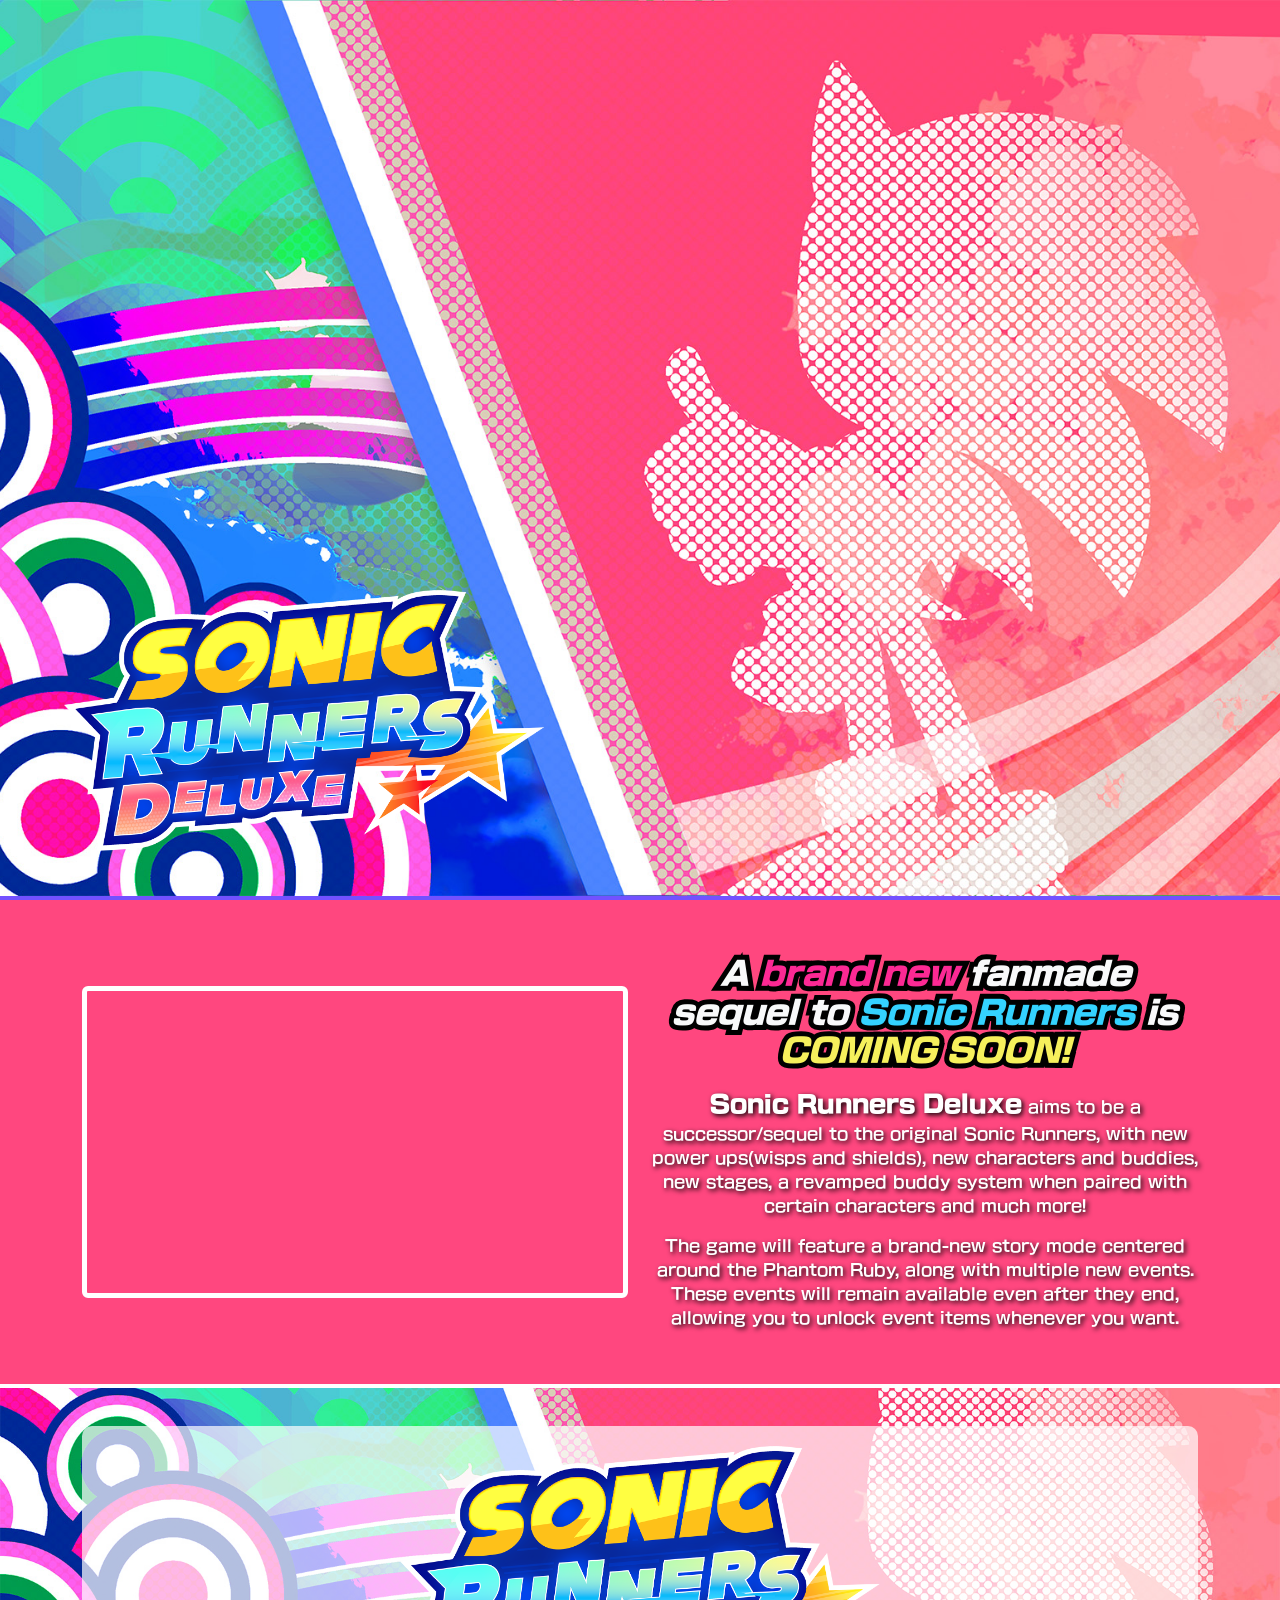
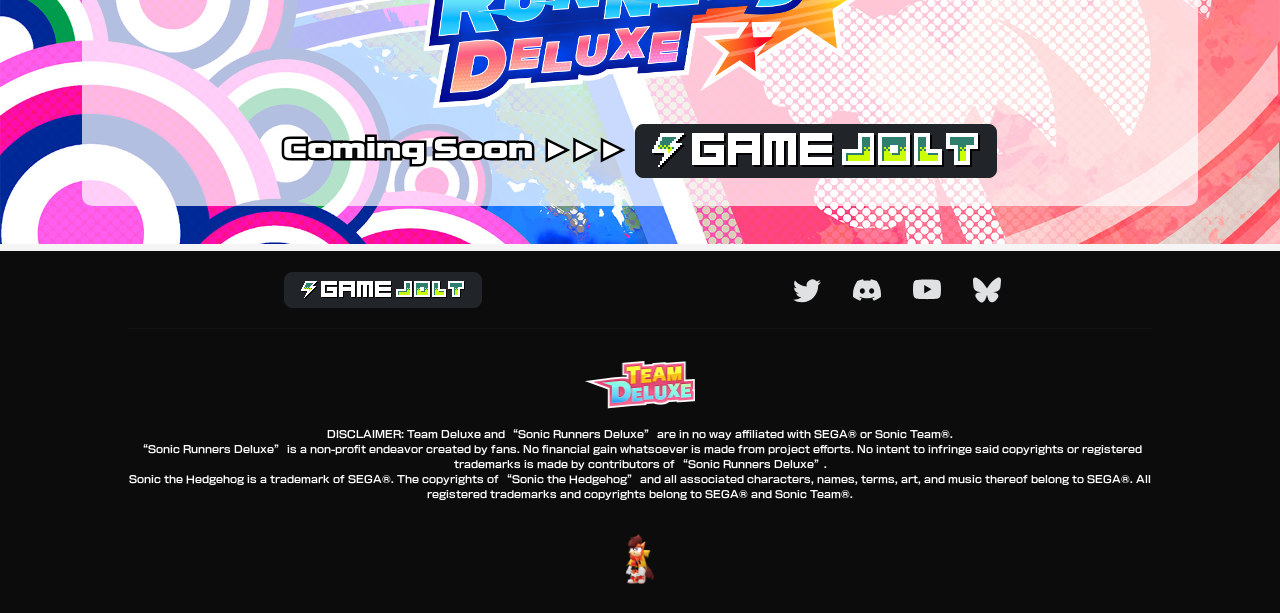
<file: index.html>
<!DOCTYPE html>
<html lang="en">

<head>
  <meta charset="UTF-8">
  <meta name="viewport" content="width=device-width, initial-scale=1.0">
  <title>Sonic Runners Deluxe</title>
  <meta name="Keywords"
    content="Sonic, Sonic the Hedgehog, Sonic Runners, Sonic Runners Deluxe, Sonic Runners DX, SonicRunnersDX, Sonic Fan Game" />

  <meta property="og:site_name" content="Sonic Runners Deluxe" />
  <meta property="og:title" content="Sonic Runners Deluxe | Official Website" />
  <meta property="og:type" content="website" />
  <meta property="og:url" content="https://sonicrunnersdx.gamejolt.io/" />
  <meta property=og:image
    content="https://sonicrunnersdx.gamejolt.io/media/SonicRunnerSecretQuestionMarkBannerGJTemp.jpg" />
  <meta name="twitter:card" content="summary_large_image" />

  <link rel="icon" href="media/fav_icon.webp">

  <link rel="stylesheet" href="css/index_style.css" type="text/css">
</head>

<body>
  <!--Hero Section Starts-->
  <section id="Hero-Section">
    <div class="hero-group">
      <img class="hero-logo" src="media/SRD_Logo.png" alt="Sonic Runners Deluxe Logo"><br>
    </div>
  </section>
  <!--About Section Starts-->
  <section id="About-Section">
    <div class="container">
      <div class="row align-items-center">
        <div class="col-xl-6 my-auto">
          <div class="ratio ratio-16x9 rounded border border-white border-5">
            <iframe src="https://www.youtube.com/embed/qWIBNg5wDV0" title="Sonic Runners Deluxe | Overview Trailer"
              frameborder="0"
              allow="accelerometer; autoplay; clipboard-write; encrypted-media; gyroscope; picture-in-picture; web-share"
              referrerpolicy="strict-origin-when-cross-origin" allowfullscreen></iframe>
          </div>
        </div>
        <div class="col-xl-6 my-auto pt-3" id="About-Content">
          <h2 class="text-light fst-italic">A <span style="color:#fc2994 ;">brand
              new</span> fanmade sequel to <span style="color:#34d2ff ;">Sonic Runners</span> is
            <span style="color: #f6f05c;">COMING SOON!</span>
          </h2>
          <p><span class="title">Sonic Runners Deluxe</span> aims to be a successor/sequel to the original Sonic
            Runners, with new power
            ups(wisps and shields), new characters and buddies, new stages, a revamped buddy system when paired
            with
            certain characters and much more!</p>
          <p>The game will feature a brand-new story mode centered around the Phantom Ruby, along with multiple new
            events. These events will remain available even after they end, allowing you to unlock event items
            whenever you want.
          </p>
        </div>
      </div>
    </div>
  </section>
  <!--Download Section-->
  <section id="download">
    <div class="container text-center">
      <div id="download-wrapper">
        <img src="media/SRD_Logo.png" alt="Sonic Runners Deluxe Logo" class="img-fluid mb-3" width="480">
        <h3>Coming Soon ►►► <a href="SonicRunnersDeluxe" type="button" class="btn btn-lg btn-dark" target="_blank"><img
              src="media/gamejolt/0565ffdb.png" class="img-fluid"></a>
        </h3>
      </div>
    </div>
  </section>
  <!--Footer-->
  <footer id="footer-section">
    <div class="row g-1">
      <div class="col-lg-6  my-auto">
        <div class="d-grid d-md-block">
          <a href="https://gamejolt.com/games/SonicRunnersDeluxe/993254" type="button" class="btn btn-lg btn-dark"
            target="_blank"><img src="media/gamejolt/e88e2b55.png" class="img-fluid"></a>
        </div>
      </div>
      <div class="col-lg-6  my-auto">
        <div class="top-footer-group">
          <div class="footer-socials">
            <ul class="nav justify-content-center">
              <li class="nav-item">
                <a class="nav-link link-light" href="https://twitter.com/sonicrunnersDX" target="_blank"><svg
                    xmlns="http://www.w3.org/2000/svg" width="28" height="28" fill="currentColor" class="bi bi-twitter"
                    viewBox="0 0 16 16">
                    <path
                      d="M5.026 15c6.038 0 9.341-5.003 9.341-9.334 0-.14 0-.282-.006-.422A6.685 6.685 0 0 0 16 3.542a6.658 6.658 0 0 1-1.889.518 3.301 3.301 0 0 0 1.447-1.817 6.533 6.533 0 0 1-2.087.793A3.286 3.286 0 0 0 7.875 6.03a9.325 9.325 0 0 1-6.767-3.429 3.289 3.289 0 0 0 1.018 4.382A3.323 3.323 0 0 1 .64 6.575v.045a3.288 3.288 0 0 0 2.632 3.218 3.203 3.203 0 0 1-.865.115 3.23 3.23 0 0 1-.614-.057 3.283 3.283 0 0 0 3.067 2.277A6.588 6.588 0 0 1 .78 13.58a6.32 6.32 0 0 1-.78-.045A9.344 9.344 0 0 0 5.026 15z" />
                  </svg></a>
              </li>
              <li class="nav-item">
                <a class="nav-link link-light" href="https://discord.gg/q9CUpbfSHh" target="_blank"><svg
                    xmlns="http://www.w3.org/2000/svg" width="28" height="28" fill="currentColor" class="bi bi-discord"
                    viewBox="0 0 16 16">
                    <path
                      d="M13.545 2.907a13.227 13.227 0 0 0-3.257-1.011.05.05 0 0 0-.052.025c-.141.25-.297.577-.406.833a12.19 12.19 0 0 0-3.658 0 8.258 8.258 0 0 0-.412-.833.051.051 0 0 0-.052-.025c-1.125.194-2.22.534-3.257 1.011a.041.041 0 0 0-.021.018C.356 6.024-.213 9.047.066 12.032c.001.014.01.028.021.037a13.276 13.276 0 0 0 3.995 2.02.05.05 0 0 0 .056-.019c.308-.42.582-.863.818-1.329a.05.05 0 0 0-.01-.059.051.051 0 0 0-.018-.011 8.875 8.875 0 0 1-1.248-.595.05.05 0 0 1-.02-.066.051.051 0 0 1 .015-.019c.084-.063.168-.129.248-.195a.05.05 0 0 1 .051-.007c2.619 1.196 5.454 1.196 8.041 0a.052.052 0 0 1 .053.007c.08.066.164.132.248.195a.051.051 0 0 1-.004.085 8.254 8.254 0 0 1-1.249.594.05.05 0 0 0-.03.03.052.052 0 0 0 .003.041c.24.465.515.909.817 1.329a.05.05 0 0 0 .056.019 13.235 13.235 0 0 0 4.001-2.02.049.049 0 0 0 .021-.037c.334-3.451-.559-6.449-2.366-9.106a.034.034 0 0 0-.02-.019Zm-8.198 7.307c-.789 0-1.438-.724-1.438-1.612 0-.889.637-1.613 1.438-1.613.807 0 1.45.73 1.438 1.613 0 .888-.637 1.612-1.438 1.612Zm5.316 0c-.788 0-1.438-.724-1.438-1.612 0-.889.637-1.613 1.438-1.613.807 0 1.451.73 1.438 1.613 0 .888-.631 1.612-1.438 1.612Z" />
                  </svg></a>
              </li>
              <li class="nav-item">
                <a class="nav-link link-light" href="https://youtube.com/@sonicrunnersdeluxe" target="_blank"><svg
                    xmlns="http://www.w3.org/2000/svg" width="28" height="28" fill="currentColor" class="bi bi-youtube"
                    viewBox="0 0 16 16">
                    <path
                      d="M8.051 1.999h.089c.822.003 4.987.033 6.11.335a2.01 2.01 0 0 1 1.415 1.42c.101.38.172.883.22 1.402l.01.104.022.26.008.104c.065.914.073 1.77.074 1.957v.075c-.001.194-.01 1.108-.082 2.06l-.008.105-.009.104c-.05.572-.124 1.14-.235 1.558a2.007 2.007 0 0 1-1.415 1.42c-1.16.312-5.569.334-6.18.335h-.142c-.309 0-1.587-.006-2.927-.052l-.17-.006-.087-.004-.171-.007-.171-.007c-1.11-.049-2.167-.128-2.654-.26a2.007 2.007 0 0 1-1.415-1.419c-.111-.417-.185-.986-.235-1.558L.09 9.82l-.008-.104A31.4 31.4 0 0 1 0 7.68v-.123c.002-.215.01-.958.064-1.778l.007-.103.003-.052.008-.104.022-.26.01-.104c.048-.519.119-1.023.22-1.402a2.007 2.007 0 0 1 1.415-1.42c.487-.13 1.544-.21 2.654-.26l.17-.007.172-.006.086-.003.171-.007A99.788 99.788 0 0 1 7.858 2h.193zM6.4 5.209v4.818l4.157-2.408L6.4 5.209z" />
                  </svg></a>
              </li>
              <li class="nav-item">
                <a class="nav-link link-light" href="https://sonicrunnersdeluxe.bsky.social" target="_blank"><svg
                    xmlns="http://www.w3.org/2000/svg" width="28" height="28" viewBox="0 0 24 24">
                    <path fill="currentColor"
                      d="M12 10.8c-1.087-2.114-4.046-6.053-6.798-7.995C2.566.944 1.561 1.266.902 1.565C.139 1.908 0 3.08 0 3.768c0 .69.378 5.65.624 6.479c.815 2.736 3.713 3.66 6.383 3.364q.204-.03.415-.056q-.207.033-.415.056c-3.912.58-7.387 2.005-2.83 7.078c5.013 5.19 6.87-1.113 7.823-4.308c.953 3.195 2.05 9.271 7.733 4.308c4.267-4.308 1.172-6.498-2.74-7.078a9 9 0 0 1-.415-.056q.21.026.415.056c2.67.297 5.568-.628 6.383-3.364c.246-.828.624-5.79.624-6.478c0-.69-.139-1.861-.902-2.206c-.659-.298-1.664-.62-4.3 1.24C16.046 4.748 13.087 8.687 12 10.8" />
                  </svg></a>
              </li>
            </ul>
          </div>
        </div>
      </div>
    </div>
    <hr>
    <img src="media/teamdeluxelogo.webp" class="FooterTeamLogo" alt="Team Deluxe Logo">
    <p>DISCLAIMER: <strong>Team Deluxe</strong> and <strong>“Sonic
        Runners Deluxe”</strong>
      are in no way affiliated with SEGA® or Sonic Team®.<br>“Sonic Runners Deluxe” is a non-profit endeavor created
      by
      fans.
      No financial gain whatsoever is made from project efforts. No intent to infringe said copyrights or registered
      trademarks is made
      by contributors of “Sonic Runners Deluxe”.<br>Sonic the Hedgehog is a trademark of SEGA®. The copyrights of
      “Sonic
      the Hedgehog” and all associated characters, names, terms, art, and music thereof belong to SEGA®. All
      registered trademarks and copyrights belong to SEGA® and Sonic Team®.
    </p>
    <img oncontextmenu="return false" onmousedown="return false" onselectstart="return false"
      src="media/TiaraFooter.webp" class="tiarafooter">
  </footer>
  <!--BootStrap JavaScript-->
  <script src="css/bootstrap.bundle.min.js"></script>
</body>

</html>
</file>
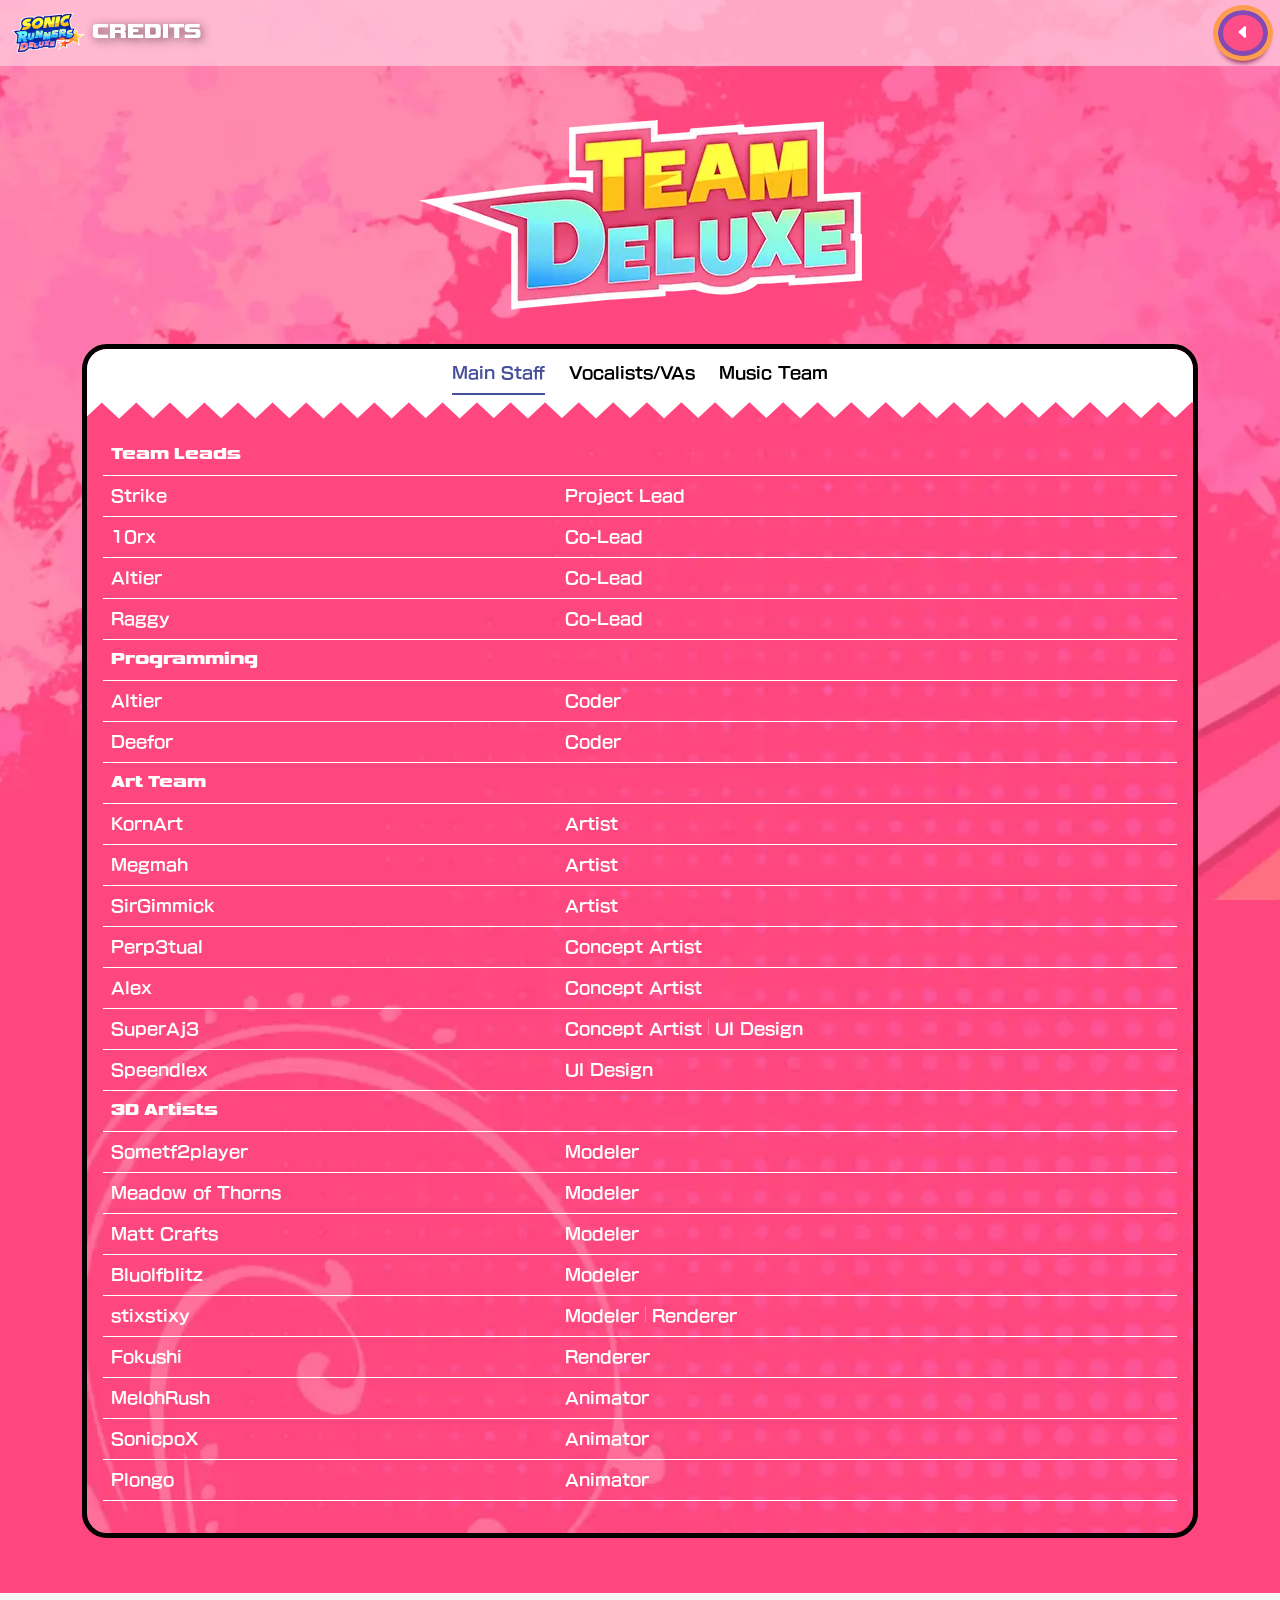
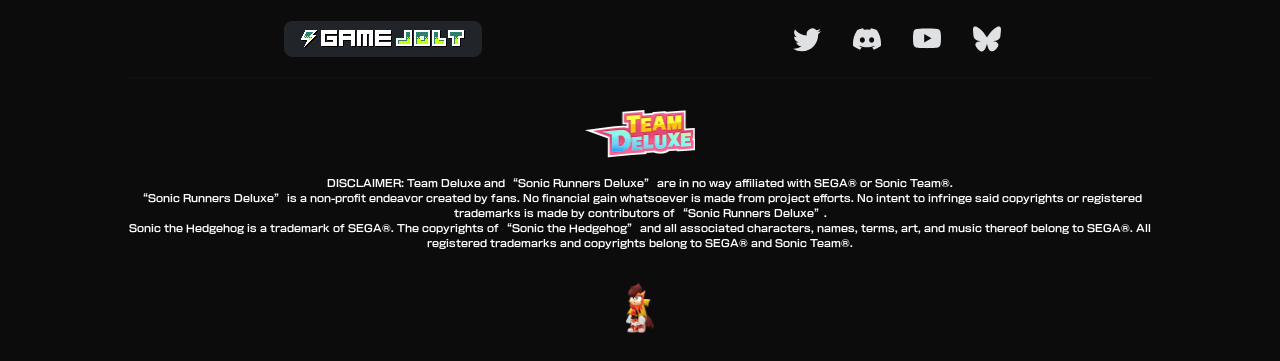
<file: credits.html>
<!DOCTYPE html>
<html lang="en">

<head>
    <meta charset="UTF-8">
    <meta name="viewport" content="width=device-width, initial-scale=1.0">
    <title>Credits - Sonic Runners Deluxe</title>

    <meta property="og:site_name" content="Sonic Runners Deluxe" />
    <meta property="og:title" content="Sonic Runners Deluxe | Official Website" />
    <meta property="og:type" content="website" />
    <meta property="og:url" content="https://srdeluxe.gamejolt.io/SonicRunnersDeluxe/" />
    <meta property=og:image content="https://srdeluxe.gamejolt.io/SonicRunnersDeluxe/media/SRD_Logo.png" />
    <meta name="twitter:card" content="summary_large_image" />

    <link rel="icon" href="media/fav_icon.webp">

    <link rel="stylesheet" href="css/creditscss.css" type="text/css">
</head>

<body>
    <nav class="navbar navbar-expand-lg" data-bs-theme="dark">
        <div class="container-fluid">
            <a class="navbar-brand"
                style="text-shadow: 2px 2px 10px rgba(0, 0, 0, 0.5);font-family: SiteHeading; text-transform: uppercase;">
                <img src="media/SRD_Logo.png" alt="Sonic Runners Deluxe Logo"> Credits
            </a>
            <div class="d-flex">
                <a class="btn btn-srdxnav" href="./" role="button">
                    <span class="bi bi-caret-left-fill"></span>
                </a>
            </div>
        </div>
    </nav>
    <main>
        <div class="container text-light ">
            <div class="creditpage">
                <div class="py-3" oncontextmenu="return false" onmousedown="return false" onselectstart="return false">
                    <h1 class="text-light text-center "><img class="img-fluid" src="media/teamdeluxelogo.webp"
                            alt="Sonic Runners Deluxe Logo" height="90"></h1>
                </div>
                <div class="mb-3">
                    <div class="creditbox" oncontextmenu="return false">
                        <section id="creditheader">
                            <div class="creditheadernav">
                                <ul class="nav nav-underline justify-content-center">
                                    <li class="nav-item">
                                        <a class="nav-link active" id="main-tab" data-bs-toggle="tab"
                                            data-bs-target="#main-tab-pane" type="button" role="tab"
                                            aria-controls="main-tab-pane" aria-selected="true">Main Staff</a>
                                    </li>
                                    <li class="nav-item">
                                        <a class="nav-link" id="VA-tab" data-bs-toggle="tab"
                                            data-bs-target="#VA-tab-pane" type="button" role="tab"
                                            aria-controls="VA-tab-pane" aria-selected="false">Vocalists/VAs</a>
                                    </li>
                                    <li class="nav-item">
                                        <a class="nav-link disabled" id="music-tab" data-bs-toggle="tab"
                                            data-bs-target="#music-tab-pane" type="button" role="tab"
                                            aria-controls="music-tab-pane" aria-selected="false">Music
                                            Team</a>
                                    </li>
                                </ul>
                            </div>
                            <div class="creditheaderfooter"></div>
                        </section>
                        <div class="creditcontentbox card-body" id="creditlist">
                            <div class="tab-content" id="creditlist">
                                <div class="tab-pane fade show active" id="main-tab-pane" role="tabpanel"
                                    aria-labelledby="main-tab" tabindex="0">
                                    <table class="table">
                                        <thead>
                                            <tr>
                                                <th scope="col">Team Leads</th>
                                                <th scope="col"></th>
                                            </tr>
                                        </thead>
                                        <tbody>
                                            <tr>
                                                <td>Strike</td>
                                                <td>Project Lead</td>
                                            </tr>
                                            <tr>
                                                <td>10rx</td>
                                                <td>Co-Lead</td>
                                            </tr>
                                            <tr>
                                                <td>Altier</td>
                                                <td>Co-Lead</td>
                                            </tr>
                                            <tr>
                                                <td>Raggy</td>
                                                <td>Co-Lead</td>
                                            </tr>
                                        </tbody>
                                        <thead>
                                            <tr>
                                                <th scope="col">Programming</th>
                                                <th scope="col"></th>
                                            </tr>
                                        </thead>
                                        <tbody>
                                            <tr>
                                                <td>Altier</td>
                                                <td>Coder</td>
                                            </tr>
                                            <tr>
                                                <td>Deefor</td>
                                                <td>Coder</td>
                                            </tr>
                                        </tbody>
                                        <!--Art Team Members-->
                                        <thead>
                                            <tr>
                                                <th scope="col">Art Team</th>
                                                <th scope="col"></th>
                                            </tr>
                                        </thead>
                                        <tbody>
                                            <tr>
                                                <td>KornArt</td>
                                                <td>Artist</td>
                                            </tr>
                                            <tr>
                                                <td>Megmah</td>
                                                <td>Artist</td>
                                            </tr>
                                            <tr>
                                                <td>SirGimmick</td>
                                                <td>Artist</td>
                                            </tr>
                                            <tr>
                                                <td>Perp3tual</td>
                                                <td>Concept Artist</td>
                                            </tr>
                                            <tr>
                                                <td>Alex</td>
                                                <td>Concept Artist</td>
                                            </tr>
                                            <tr>
                                                <td>SuperAj3</td>
                                                <td>Concept Artist <span class="vr"></span> UI Design</td>
                                            </tr>
                                            <tr>
                                                <td>Speendlex</td>
                                                <td>UI Design</td>
                                            </tr>
                                        </tbody>
                                        <!--Modelers/Animators-->
                                        <thead>
                                            <tr>
                                                <th scope="col">3D Artists</th>
                                                <th scope="col"></th>
                                            </tr>
                                        </thead>
                                        <tbody>
                                            <tr>
                                                <td>Sometf2player</td>
                                                <td>Modeler</td>
                                            </tr>
                                            <tr>
                                                <td>Meadow of Thorns</td>
                                                <td>Modeler</td>
                                            </tr>
                                            <tr>
                                                <td>Matt Crafts</td>
                                                <td>Modeler</td>
                                            </tr>
                                            <tr>
                                                <td>Bluolfblitz</td>
                                                <td>Modeler</td>
                                            </tr>
                                            <tr>
                                                <td>stixstixy</td>
                                                <td>Modeler <span class="vr"></span> Renderer</td>
                                            </tr>
                                            <tr>
                                                <td>Fokushi</td>
                                                <td>Renderer</td>
                                            </tr>
                                            <tr>
                                                <td>MelohRush</td>
                                                <td>Animator</td>
                                            </tr>
                                            <tr>
                                                <td>SonicpoX</td>
                                                <td>Animator</td>
                                            </tr>
                                            <tr>
                                                <td>Plongo</td>
                                                <td>Animator</td>
                                            </tr>
                                        </tbody>
                                    </table>
                                </div>
                                <div class="tab-pane fade" id="VA-tab-pane" role="tabpanel" aria-labelledby="VA-tab"
                                    tabindex="0">
                                    <table class="table">
                                        <thead>
                                            <tr>
                                                <th scope="col">Vocalists/VAs</th>
                                                <th scope="col">Roles</th>
                                            </tr>
                                        </thead>
                                        <tbody>
                                            <tr>
                                                <td>Strike</td>
                                                <td>Project Lead
                                            </tr>
                                            <tr>
                                                <td>10rx</td>
                                                <td>Co-Lead
                                            </tr>
                                            <tr>
                                                <td>Altier</td>
                                                <td>Co-Lead
                                            </tr>
                                            <tr>
                                                <td>Raggy</td>
                                                <td>Co-Lead
                                            </tr>
                                        </tbody>
                                    </table>
                                </div>
                                <div class="tab-pane fade" id="music-tab-pane" role="tabpanel"
                                    aria-labelledby="music-tab" tabindex="0">
                                    <table class="table">
                                        <thead>
                                            <tr>
                                                <th scope="col">Music Team</th>
                                                <th scope="col"></th>
                                            </tr>
                                        </thead>
                                        <tbody>
                                            <tr>
                                                <td>.</td>
                                                <td>Music Lead
                                            </tr>
                                        </tbody>
                                    </table>
                                    <br>
                                    <a style="text-decoration: none;" href="soundtrack.html">
                                        <div class="soundtracksitebtn">Soundtrack Site</div>
                                    </a>
                                </div>
                            </div>
                        </div>
                    </div>
                </div>
            </div>
    </main>
    <!--Footer Section-->
    <footer id="footer-section">
        <div class="row g-1">
            <div class="col-lg-6  my-auto">
                <div class="d-grid d-md-block">
                    <a href="https://gamejolt.com/games/SonicRunnersDeluxe/993254" type="button"
                        class="btn btn-lg btn-dark" target="_blank"><img src="media/gamejolt/e88e2b55.png"
                            class="img-fluid"></a>
                </div>
            </div>
            <div class="col-lg-6  my-auto">
                <div class="top-footer-group">
                    <div class="footer-socials">
                        <ul class="nav justify-content-center">
                            <li class="nav-item">
                                <a class="nav-link link-light" href="https://twitter.com/sonicrunnersDX"
                                    target="_blank"><svg xmlns="http://www.w3.org/2000/svg" width="28" height="28"
                                        fill="currentColor" class="bi bi-twitter" viewBox="0 0 16 16">
                                        <path
                                            d="M5.026 15c6.038 0 9.341-5.003 9.341-9.334 0-.14 0-.282-.006-.422A6.685 6.685 0 0 0 16 3.542a6.658 6.658 0 0 1-1.889.518 3.301 3.301 0 0 0 1.447-1.817 6.533 6.533 0 0 1-2.087.793A3.286 3.286 0 0 0 7.875 6.03a9.325 9.325 0 0 1-6.767-3.429 3.289 3.289 0 0 0 1.018 4.382A3.323 3.323 0 0 1 .64 6.575v.045a3.288 3.288 0 0 0 2.632 3.218 3.203 3.203 0 0 1-.865.115 3.23 3.23 0 0 1-.614-.057 3.283 3.283 0 0 0 3.067 2.277A6.588 6.588 0 0 1 .78 13.58a6.32 6.32 0 0 1-.78-.045A9.344 9.344 0 0 0 5.026 15z" />
                                    </svg></a>
                            </li>
                            <li class="nav-item">
                                <a class="nav-link link-light" href="https://discord.gg/q9CUpbfSHh" target="_blank"><svg
                                        xmlns="http://www.w3.org/2000/svg" width="28" height="28" fill="currentColor"
                                        class="bi bi-discord" viewBox="0 0 16 16">
                                        <path
                                            d="M13.545 2.907a13.227 13.227 0 0 0-3.257-1.011.05.05 0 0 0-.052.025c-.141.25-.297.577-.406.833a12.19 12.19 0 0 0-3.658 0 8.258 8.258 0 0 0-.412-.833.051.051 0 0 0-.052-.025c-1.125.194-2.22.534-3.257 1.011a.041.041 0 0 0-.021.018C.356 6.024-.213 9.047.066 12.032c.001.014.01.028.021.037a13.276 13.276 0 0 0 3.995 2.02.05.05 0 0 0 .056-.019c.308-.42.582-.863.818-1.329a.05.05 0 0 0-.01-.059.051.051 0 0 0-.018-.011 8.875 8.875 0 0 1-1.248-.595.05.05 0 0 1-.02-.066.051.051 0 0 1 .015-.019c.084-.063.168-.129.248-.195a.05.05 0 0 1 .051-.007c2.619 1.196 5.454 1.196 8.041 0a.052.052 0 0 1 .053.007c.08.066.164.132.248.195a.051.051 0 0 1-.004.085 8.254 8.254 0 0 1-1.249.594.05.05 0 0 0-.03.03.052.052 0 0 0 .003.041c.24.465.515.909.817 1.329a.05.05 0 0 0 .056.019 13.235 13.235 0 0 0 4.001-2.02.049.049 0 0 0 .021-.037c.334-3.451-.559-6.449-2.366-9.106a.034.034 0 0 0-.02-.019Zm-8.198 7.307c-.789 0-1.438-.724-1.438-1.612 0-.889.637-1.613 1.438-1.613.807 0 1.45.73 1.438 1.613 0 .888-.637 1.612-1.438 1.612Zm5.316 0c-.788 0-1.438-.724-1.438-1.612 0-.889.637-1.613 1.438-1.613.807 0 1.451.73 1.438 1.613 0 .888-.631 1.612-1.438 1.612Z" />
                                    </svg></a>
                            </li>
                            <li class="nav-item">
                                <a class="nav-link link-light" href="https://youtube.com/@sonicrunnersdeluxe"
                                    target="_blank"><svg xmlns="http://www.w3.org/2000/svg" width="28" height="28"
                                        fill="currentColor" class="bi bi-youtube" viewBox="0 0 16 16">
                                        <path
                                            d="M8.051 1.999h.089c.822.003 4.987.033 6.11.335a2.01 2.01 0 0 1 1.415 1.42c.101.38.172.883.22 1.402l.01.104.022.26.008.104c.065.914.073 1.77.074 1.957v.075c-.001.194-.01 1.108-.082 2.06l-.008.105-.009.104c-.05.572-.124 1.14-.235 1.558a2.007 2.007 0 0 1-1.415 1.42c-1.16.312-5.569.334-6.18.335h-.142c-.309 0-1.587-.006-2.927-.052l-.17-.006-.087-.004-.171-.007-.171-.007c-1.11-.049-2.167-.128-2.654-.26a2.007 2.007 0 0 1-1.415-1.419c-.111-.417-.185-.986-.235-1.558L.09 9.82l-.008-.104A31.4 31.4 0 0 1 0 7.68v-.123c.002-.215.01-.958.064-1.778l.007-.103.003-.052.008-.104.022-.26.01-.104c.048-.519.119-1.023.22-1.402a2.007 2.007 0 0 1 1.415-1.42c.487-.13 1.544-.21 2.654-.26l.17-.007.172-.006.086-.003.171-.007A99.788 99.788 0 0 1 7.858 2h.193zM6.4 5.209v4.818l4.157-2.408L6.4 5.209z" />
                                    </svg></a>
                            </li>
                            <li class="nav-item">
                                <a class="nav-link link-light" href="https://sonicrunnersdeluxe.bsky.social"
                                    target="_blank"><svg xmlns="http://www.w3.org/2000/svg" width="28" height="28"
                                        viewBox="0 0 24 24">
                                        <path fill="currentColor"
                                            d="M12 10.8c-1.087-2.114-4.046-6.053-6.798-7.995C2.566.944 1.561 1.266.902 1.565C.139 1.908 0 3.08 0 3.768c0 .69.378 5.65.624 6.479c.815 2.736 3.713 3.66 6.383 3.364q.204-.03.415-.056q-.207.033-.415.056c-3.912.58-7.387 2.005-2.83 7.078c5.013 5.19 6.87-1.113 7.823-4.308c.953 3.195 2.05 9.271 7.733 4.308c4.267-4.308 1.172-6.498-2.74-7.078a9 9 0 0 1-.415-.056q.21.026.415.056c2.67.297 5.568-.628 6.383-3.364c.246-.828.624-5.79.624-6.478c0-.69-.139-1.861-.902-2.206c-.659-.298-1.664-.62-4.3 1.24C16.046 4.748 13.087 8.687 12 10.8" />
                                    </svg></a>
                            </li>
                        </ul>
                    </div>
                </div>
            </div>
        </div>
        <hr>
        <img src="media/teamdeluxelogo.webp" class="FooterTeamLogo" alt="Team Deluxe Logo"
            onclick="location.href = './credits.html'">
        <p>DISCLAIMER: <strong ondblclick="location.href = './credits.html'">Team Deluxe</strong> and <strong>“Sonic
                Runners Deluxe”</strong>
            are in no way affiliated with SEGA® or Sonic Team®.<br>“Sonic Runners Deluxe” is a non-profit endeavor
            created
            by
            fans.
            No financial gain whatsoever is made from project efforts. No intent to infringe said copyrights or
            registered
            trademarks is made
            by contributors of “Sonic Runners Deluxe”.<br>Sonic the Hedgehog is a trademark of SEGA®. The copyrights of
            “Sonic
            the Hedgehog” and all associated characters, names, terms, art, and music thereof belong to SEGA®. All
            registered trademarks and copyrights belong to SEGA® and Sonic Team®.
        </p>
        <img oncontextmenu="return false" onmousedown="return false" onselectstart="return false"
            src="media/TiaraFooter.webp" class="tiarafooter">
    </footer>
    <script src="css/bootstrap.bundle.min.js"></script>
</body>

</html>
</file>
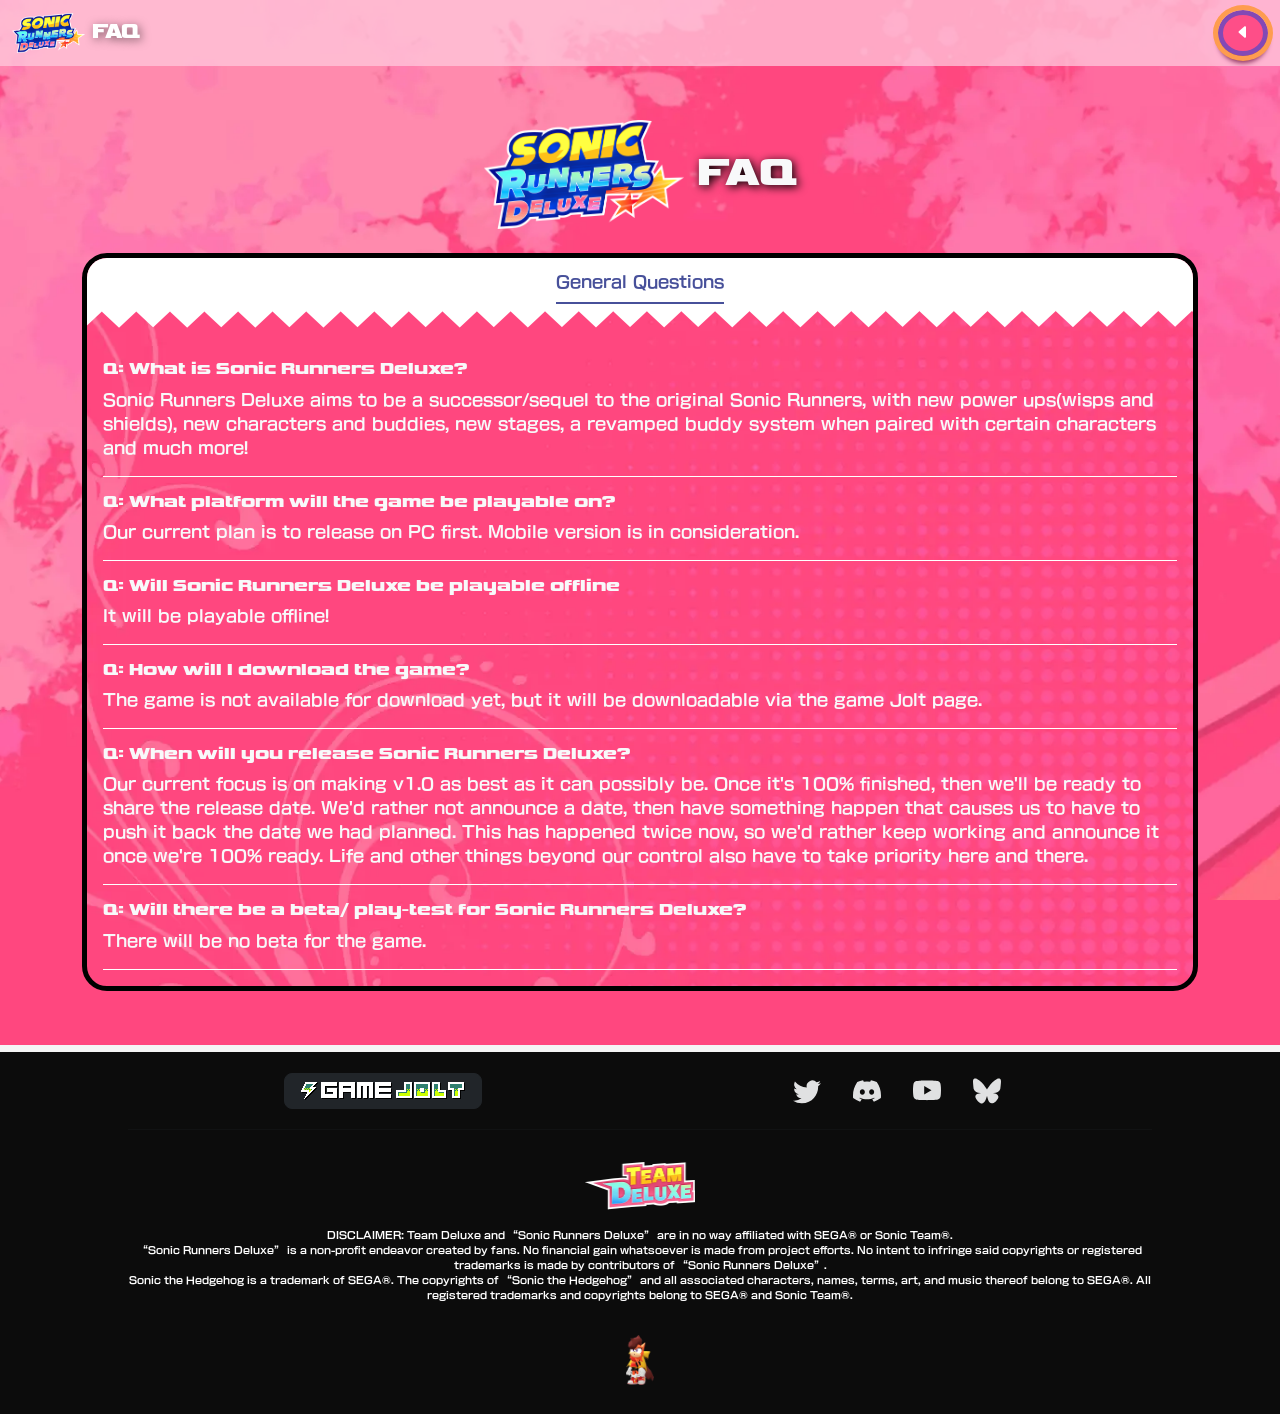
<file: faq.html>
<!DOCTYPE html>
<html lang="en">

<head>
    <meta charset="UTF-8">
    <meta name="viewport" content="width=device-width, initial-scale=1.0">
    <title>FAQ - Sonic Runners Deluxe</title>

    <meta property="og:site_name" content="Sonic Runners Deluxe" />
    <meta property="og:title" content="Sonic Runners Deluxe | Official Website" />
    <meta property="og:type" content="website" />
    <meta property="og:url" content="https://srdeluxe.gamejolt.io/SonicRunnersDeluxe/" />
    <meta property=og:image content="https://srdeluxe.gamejolt.io/SonicRunnersDeluxe/media/SRD_Logo.png" />
    <meta name="twitter:card" content="summary_large_image" />

    <link rel="icon" href="media/fav_icon.webp">

    <link rel="stylesheet" href="css/faq_style.css" type="text/css">
</head>

<body>
    <nav class="navbar navbar-expand-lg" data-bs-theme="dark">
        <div class="container-fluid">
            <a class="navbar-brand"
                style="text-shadow: 2px 2px 10px rgba(0, 0, 0, 0.5);font-family: SiteHeading; text-transform: uppercase;">
                <img src="media/SRD_Logo.png" alt="Sonic Runners Deluxe Logo"> FAQ
            </a>
            <div class="d-flex">
                <a class="btn btn-srdxnav" href="./" role="button">
                    <span class="bi bi-caret-left-fill"></span>
                </a>
            </div>
        </div>
    </nav>
    <main>
        <div class="container text-light ">
            <div class="creditpage">
                <div class="py-3" oncontextmenu="return false" onmousedown="return false" onselectstart="return false">
                    <h1 class="text-light text-center "><img class="img-fluid" src="media/SRD_Logo.png"
                            alt="Sonic Runners Deluxe Logo" width="200"> FAQ</h1>
                </div>
                <div class="mb-3">
                    <div class="faqbox" oncontextmenu="return false">
                        <section id="faqheader">
                            <div class="faqheadernav" id="faq-nav">
                                <ul class="nav nav-underline justify-content-center">
                                    <li class="nav-item">
                                        <a class="nav-link active" data-bs-toggle="tab"
                                            data-bs-target="#general-questions-tab" role="tab">General
                                            Questions</a>
                                    </li>
                                    <!--<li class="nav-item">
                                        <a class="nav-link" data-bs-toggle="tab" data-bs-target="#general-questions-tab"
                                            role="tab">Game Questions</a>
                                    </li>
                                    <li class="nav-item">
                                        <a class="nav-link disabled" data-bs-toggle="tab"
                                            data-bs-target="#general-questions-tab" role="tab">Troubleshooting</a>
                                    </li>-->
                                </ul>
                            </div>
                            <div class="faqheaderfooter"></div>
                        </section>
                        <div class="faqcontentbox card-body">
                            <div class="tab-content" id="creditlist">
                                <div class="tab-pane fade show active" id="qeneral-questions-tab" role="tabpanel"
                                    aria-labelledby="main-tab" tabindex="0">

                                    <div class="questionContainer">
                                        <h6>What is Sonic Runners Deluxe?</h6>
                                        <p>Sonic Runners Deluxe aims to be a successor/sequel to the original Sonic
                                            Runners, with new power ups(wisps and shields), new characters and buddies,
                                            new stages, a revamped buddy system when paired with certain characters and
                                            much more!</p>
                                    </div>

                                    <div class="questionContainer">
                                        <h6>What platform will the game be playable on?</h6>
                                        <p>Our current plan is to release on PC first. Mobile version is in
                                            consideration.</p>
                                    </div>


                                    <div class="questionContainer">
                                        <h6>Will Sonic Runners Deluxe be playable offline</h6>
                                        <p>It will be playable offline!</p>
                                    </div>

                                    <div class="questionContainer">
                                        <h6>How will I download the game?</h6>
                                        <p>The game is not available for download yet, but it will be downloadable via
                                            the game Jolt page.</p>
                                    </div>

                                    <div class="questionContainer">
                                        <h6>When will you release Sonic Runners Deluxe?</h6>
                                        <p>Our current focus is on making v1.0 as best as it can possibly be. Once it's
                                            100% finished, then we'll be ready to share the release date. We'd rather
                                            not announce a date, then have something happen that causes us to have to
                                            push it back the date we had planned. This has happened twice now, so we'd
                                            rather keep working and announce it once we're 100% ready. Life and other
                                            things beyond our control also have to take priority here and there.</p>
                                    </div>

                                    <div class="questionContainer">
                                        <h6>Will there be a beta/ play-test for Sonic Runners Deluxe?</h6>
                                        <p>There will be no beta for the game.</p>
                                    </div>
                                    
                                </div>
                            </div>
                        </div>
                    </div>
                </div>
            </div>
    </main>
    <!--Footer Section-->
    <footer id="footer-section">
        <div class="row g-1">
            <div class="col-lg-6  my-auto">
                <div class="d-grid d-md-block">
                    <a href="https://gamejolt.com/games/SonicRunnersDeluxe/993254" type="button"
                        class="btn btn-lg btn-dark" target="_blank"><img src="media/gamejolt/e88e2b55.png"
                            class="img-fluid"></a>
                </div>
            </div>
            <div class="col-lg-6  my-auto">
                <div class="top-footer-group">
                    <div class="footer-socials">
                        <ul class="nav justify-content-center">
                            <li class="nav-item">
                                <a class="nav-link link-light" href="https://twitter.com/sonicrunnersDX"
                                    target="_blank"><svg xmlns="http://www.w3.org/2000/svg" width="28" height="28"
                                        fill="currentColor" class="bi bi-twitter" viewBox="0 0 16 16">
                                        <path
                                            d="M5.026 15c6.038 0 9.341-5.003 9.341-9.334 0-.14 0-.282-.006-.422A6.685 6.685 0 0 0 16 3.542a6.658 6.658 0 0 1-1.889.518 3.301 3.301 0 0 0 1.447-1.817 6.533 6.533 0 0 1-2.087.793A3.286 3.286 0 0 0 7.875 6.03a9.325 9.325 0 0 1-6.767-3.429 3.289 3.289 0 0 0 1.018 4.382A3.323 3.323 0 0 1 .64 6.575v.045a3.288 3.288 0 0 0 2.632 3.218 3.203 3.203 0 0 1-.865.115 3.23 3.23 0 0 1-.614-.057 3.283 3.283 0 0 0 3.067 2.277A6.588 6.588 0 0 1 .78 13.58a6.32 6.32 0 0 1-.78-.045A9.344 9.344 0 0 0 5.026 15z" />
                                    </svg></a>
                            </li>
                            <li class="nav-item">
                                <a class="nav-link link-light" href="https://discord.gg/AVV3YgN9W3" target="_blank"><svg
                                        xmlns="http://www.w3.org/2000/svg" width="28" height="28" fill="currentColor"
                                        class="bi bi-discord" viewBox="0 0 16 16">
                                        <path
                                            d="M13.545 2.907a13.227 13.227 0 0 0-3.257-1.011.05.05 0 0 0-.052.025c-.141.25-.297.577-.406.833a12.19 12.19 0 0 0-3.658 0 8.258 8.258 0 0 0-.412-.833.051.051 0 0 0-.052-.025c-1.125.194-2.22.534-3.257 1.011a.041.041 0 0 0-.021.018C.356 6.024-.213 9.047.066 12.032c.001.014.01.028.021.037a13.276 13.276 0 0 0 3.995 2.02.05.05 0 0 0 .056-.019c.308-.42.582-.863.818-1.329a.05.05 0 0 0-.01-.059.051.051 0 0 0-.018-.011 8.875 8.875 0 0 1-1.248-.595.05.05 0 0 1-.02-.066.051.051 0 0 1 .015-.019c.084-.063.168-.129.248-.195a.05.05 0 0 1 .051-.007c2.619 1.196 5.454 1.196 8.041 0a.052.052 0 0 1 .053.007c.08.066.164.132.248.195a.051.051 0 0 1-.004.085 8.254 8.254 0 0 1-1.249.594.05.05 0 0 0-.03.03.052.052 0 0 0 .003.041c.24.465.515.909.817 1.329a.05.05 0 0 0 .056.019 13.235 13.235 0 0 0 4.001-2.02.049.049 0 0 0 .021-.037c.334-3.451-.559-6.449-2.366-9.106a.034.034 0 0 0-.02-.019Zm-8.198 7.307c-.789 0-1.438-.724-1.438-1.612 0-.889.637-1.613 1.438-1.613.807 0 1.45.73 1.438 1.613 0 .888-.637 1.612-1.438 1.612Zm5.316 0c-.788 0-1.438-.724-1.438-1.612 0-.889.637-1.613 1.438-1.613.807 0 1.451.73 1.438 1.613 0 .888-.631 1.612-1.438 1.612Z" />
                                    </svg></a>
                            </li>
                            <li class="nav-item">
                                <a class="nav-link link-light" href="https://youtube.com/@sonicrunnersdeluxe"
                                    target="_blank"><svg xmlns="http://www.w3.org/2000/svg" width="28" height="28"
                                        fill="currentColor" class="bi bi-youtube" viewBox="0 0 16 16">
                                        <path
                                            d="M8.051 1.999h.089c.822.003 4.987.033 6.11.335a2.01 2.01 0 0 1 1.415 1.42c.101.38.172.883.22 1.402l.01.104.022.26.008.104c.065.914.073 1.77.074 1.957v.075c-.001.194-.01 1.108-.082 2.06l-.008.105-.009.104c-.05.572-.124 1.14-.235 1.558a2.007 2.007 0 0 1-1.415 1.42c-1.16.312-5.569.334-6.18.335h-.142c-.309 0-1.587-.006-2.927-.052l-.17-.006-.087-.004-.171-.007-.171-.007c-1.11-.049-2.167-.128-2.654-.26a2.007 2.007 0 0 1-1.415-1.419c-.111-.417-.185-.986-.235-1.558L.09 9.82l-.008-.104A31.4 31.4 0 0 1 0 7.68v-.123c.002-.215.01-.958.064-1.778l.007-.103.003-.052.008-.104.022-.26.01-.104c.048-.519.119-1.023.22-1.402a2.007 2.007 0 0 1 1.415-1.42c.487-.13 1.544-.21 2.654-.26l.17-.007.172-.006.086-.003.171-.007A99.788 99.788 0 0 1 7.858 2h.193zM6.4 5.209v4.818l4.157-2.408L6.4 5.209z" />
                                    </svg></a>
                            </li>
                            <li class="nav-item">
                                <a class="nav-link link-light" href="https://sonicrunnersdeluxe.bsky.social"
                                    target="_blank"><svg xmlns="http://www.w3.org/2000/svg" width="28" height="28"
                                        viewBox="0 0 24 24">
                                        <path fill="currentColor"
                                            d="M12 10.8c-1.087-2.114-4.046-6.053-6.798-7.995C2.566.944 1.561 1.266.902 1.565C.139 1.908 0 3.08 0 3.768c0 .69.378 5.65.624 6.479c.815 2.736 3.713 3.66 6.383 3.364q.204-.03.415-.056q-.207.033-.415.056c-3.912.58-7.387 2.005-2.83 7.078c5.013 5.19 6.87-1.113 7.823-4.308c.953 3.195 2.05 9.271 7.733 4.308c4.267-4.308 1.172-6.498-2.74-7.078a9 9 0 0 1-.415-.056q.21.026.415.056c2.67.297 5.568-.628 6.383-3.364c.246-.828.624-5.79.624-6.478c0-.69-.139-1.861-.902-2.206c-.659-.298-1.664-.62-4.3 1.24C16.046 4.748 13.087 8.687 12 10.8" />
                                    </svg></a>
                            </li>
                        </ul>
                    </div>
                </div>
            </div>
        </div>
        <hr>
        <img src="media/teamdeluxelogo.webp" class="FooterTeamLogo" alt="Team Deluxe Logo">
        <p>DISCLAIMER: <strong>Team Deluxe</strong> and
            <strong>“Sonic
                Runners Deluxe”</strong>
            are in no way affiliated with SEGA® or Sonic Team®.<br>“Sonic Runners Deluxe” is a non-profit endeavor
            created
            by
            fans.
            No financial gain whatsoever is made from project efforts. No intent to infringe said copyrights or
            registered
            trademarks is made
            by contributors of “Sonic Runners Deluxe”.<br>Sonic the Hedgehog is a trademark of SEGA®. The copyrights of
            “Sonic
            the Hedgehog” and all associated characters, names, terms, art, and music thereof belong to SEGA®. All
            registered trademarks and copyrights belong to SEGA® and Sonic Team®.
        </p>
        <img oncontextmenu="return false" onmousedown="return false" onselectstart="return false"
            src="media/TiaraFooter.webp" class="tiarafooter">
    </footer>
    <script src="css/bootstrap.bundle.min.js"></script>
</body>

</html>
</file>
<file: css/index_style.css>
@import url(style.css);

/*Hero Section*/

#Hero-Section {
    position: relative;
    background-image: url(../media/SonicRunnerSecretQuestionMarkBannerGJTemp.jpg);
    background-size: cover;
    background-position: left 90% top 25%;
    height: 100vh;
    min-height: 720px;
    border-bottom: solid 4px #7351ff;
}

.hero-group {
    text-align: start;
    position: absolute;
    width: 90%;
    left: 5%;
    bottom: 5%;
}

.hero-group img {
    max-width: 100%;
    width: 480px;
    height: auto;
    animation: floatIn 1s ease-in-out;
    pointer-events: none;
}

@keyframes floatIn {
    0% {
        opacity: 0;
        transform: translateY(50px);
    }

    100% {
        opacity: 1;
        transform: translateY(0);
    }
}

/*About Section*/
#About-Section {
    padding: 3% 0%;
    text-align: center;
    background-image: url(../media/sitebkg.webp);
    position: relative;
    background-position: center;
    background-size: cover;
    background-repeat: no-repeat;
    background-attachment: fixed;
    scroll-margin-top: 50px;
}

#About-Section h2 {
    font-family: NewRodinPro-UB;
    -webkit-text-stroke: 10px #000;
    paint-order: stroke fill;
margin-bottom: 16px;
}

#About-Content .title{
font-size: 1.5rem;
font-family: NewRodinPro-UB;
}


#About-Content p {
    color: white;
    /*-webkit-text-stroke: 5px #000;
    paint-order: stroke fill;*/
    text-shadow: 2px 2px 5px #000;
    font-family: NewRodinPro-B;
}

/*download section*/
#download {
    scroll-behavior: smooth;
    padding: 3% 0;
    background-color: #ff477f;
    background-image: url(../media/SonicRunnerSecretQuestionMarkBannerGJTemp.jpg);
    position: relative;
    background-position: center;
    background-size: cover;
    background-repeat: no-repeat;
    background-attachment: scroll;
    width: 100%;
    margin: 0 auto;
    border-top: solid 4px #fff;
}

#download-wrapper {
    border-radius: 10px;
    background-color: rgba(255, 255, 255, 0.7);
    padding: 20px;
}

#download-wrapper h3 {
    font-family: siteHeading;
    color: white;
    -webkit-text-stroke: 5px #000;
    paint-order: stroke fill;
}

#download-wrapper p {
    color: white;
    font-family: NewRodinPro-B;
    -webkit-text-stroke: 4px #000;
    paint-order: stroke fill;
}
</file>
<file: css/creditscss.css>
@import url(style.css);

main {
    background-image: url(../media/sitebkg.webp);
    position: relative;
    background-position: center;
    background-size: cover;
    background-repeat: no-repeat;
    background-attachment: fixed;
    padding: 3% 0;
}

main h1 {
    color: white;
    text-shadow: 2px 2px 10px rgba(0, 0, 0, 1);
    font-family: SiteHeading;
    text-transform: uppercase;
}

/*#footer-hr {
    background-color: whitesmoke;
    padding: 20px;
    text-align: center;
    border-top: 2px solid black;
}

#footer-hr a {
    text-align: center;
    padding: 5%;
    font-size: large;
    color: black;
    text-decoration: none;
}*/

.creditbox {
    font-family: NewRodinPro-B;
    background-image: url(../media/creditboxbkg.webp);
    position: relative;
    background-position: center;
    background-size: cover;
    background-repeat: no-repeat;
    border: solid 5px #000;
    border-radius: 25px;
}

/*#creditlist h5 {
    font-family: siteHeading;
    -webkit-text-stroke: 10px #000;
    paint-order: stroke fill;
    text-transform: uppercase;
}

#creditlist strong {
    font-family: siteHeading;
    -webkit-text-stroke: 5px #000;
    paint-order: stroke fill;
    text-transform: uppercase;
}*/

.creditheadernav {
    background-color: white;
    border-radius: 20px 20px 0 0;
}

.creditheaderfooter {
    width: 100%;
    height: 20px;
    background: url(../media/creditheaderfooter.png) 0 0 repeat-x;
}

.creditcontentbox {
    padding: 1em;
}



.creditheadernav .nav-link {
    margin: 0.25em;
    color: #000;

}

.creditheadernav .nav-link.active {
    color: #47509a;
}

creditcontentbox table {
    width: 100%;
}


/*#creditlist th::before {
    content: "► ";
}*/

#creditlist thead {
    font-family: SiteHeading;
    /*border-bottom: 3px solid #fff;
    border-left: 6px solid #fff;*/
}

#creditlist tr {
    border-bottom: 1px dotted #fff;
}

#creditlist th,
#creditlist td {
    padding: 0.5rem;
}

.soundtracksitebtn {
    text-align: center;
    color: white;
    background-image: linear-gradient(#56b938, #00a651);
    padding: 0.5rem 1rem;
    text-decoration: none;
    border-radius: 50px;
    transition: background-color .15s;
}

/*.soundtracksitebtn:hover {
    color: white;
    background-color: #ff477f;
}*/

#creditsModal .modal-content {
    font-family: NewRodinPro-B;
    background-image: url(../media/sitebkg.webp);
    position: relative;
    background-position: center;
    background-size: cover;
    background-repeat: no-repeat;
    background-attachment: fixed;
}

#creditsModal .modal-header {
    background-color: rgba(255, 200, 220, 0.75);
    color: white;
    text-shadow: 2px 2px 10px rgba(0, 0, 0, 1);
    font-family: SiteHeading;
    text-transform: uppercase;
}

#creditsModal .modal-header img {
    width: auto;
    height: 40px;
}

#creditsModal .modal-footer {
    background-color: rgba(255, 255, 255, 0.5);
}

.creditcontentbox .table,
.creditcontentbox th,
.creditcontentbox td {
    color: white;
    --bs-table-bg: rgba(255, 255, 255, 0);
}

#creditsModal .btn-srdxnav {
    background-color: #fe4e88;
    border: #8349b5 solid 5px;
    outline: #fe9c4f solid 5px;
    color: white;
    border-radius: 50%;
    box-shadow: #87305d 0 7px 5px;
}
</file>
<file: css/faq_style.css>
@import url(style.css);

main {
    background-image: url(../media/sitebkg.webp);
    position: relative;
    background-position: center;
    background-size: cover;
    background-repeat: no-repeat;
    background-attachment: fixed;
    padding: 3% 0;
}

main h1 {
    color: white;
    text-shadow: 2px 2px 10px rgba(0, 0, 0, 1);
    font-family: SiteHeading;
    text-transform: uppercase;
}

/*#footer-hr {
    background-color: whitesmoke;
    padding: 20px;
    text-align: center;
    border-top: 2px solid black;
}

#footer-hr a {
    text-align: center;
    padding: 5%;
    font-size: large;
    color: black;
    text-decoration: none;
}*/

.faqbox {
    font-family: NewRodinPro-B;
    background-image: url(../media/creditboxbkg.webp);
    position: relative;
    background-position: center;
    background-size: cover;
    background-repeat: no-repeat;
    border: solid 5px #000;
    border-radius: 25px;
}

/*#faqlist h5 {
    font-family: siteHeading;
    -webkit-text-stroke: 10px #000;
    paint-order: stroke fill;
    text-transform: uppercase;
}

#faqlist strong {
    font-family: siteHeading;
    -webkit-text-stroke: 5px #000;
    paint-order: stroke fill;
    text-transform: uppercase;
}*/

.faqheadernav {
    background-color: white;
    border-radius: 20px 20px 0 0;
}

.faqheaderfooter {
    width: 100%;
    height: 20px;
    background: url(../media/creditheaderfooter.png) 0 0 repeat-x;
}

.faqcontentbox {
    padding: 1em;
}



.faqheadernav .nav-link {
    margin: 0.25em;
    color: #000;

}

.faqheadernav .nav-link.active {
    color: #47509a;
}

.questionContainer {
    border-bottom: solid 1px #fff;
}

.questionContainer h6 {
    margin-top: 1em;
    font-family: SiteHeading;
    font-weight: bold;
}


.questionContainer h6::before {
    content: "Q: ";
}
</file>
